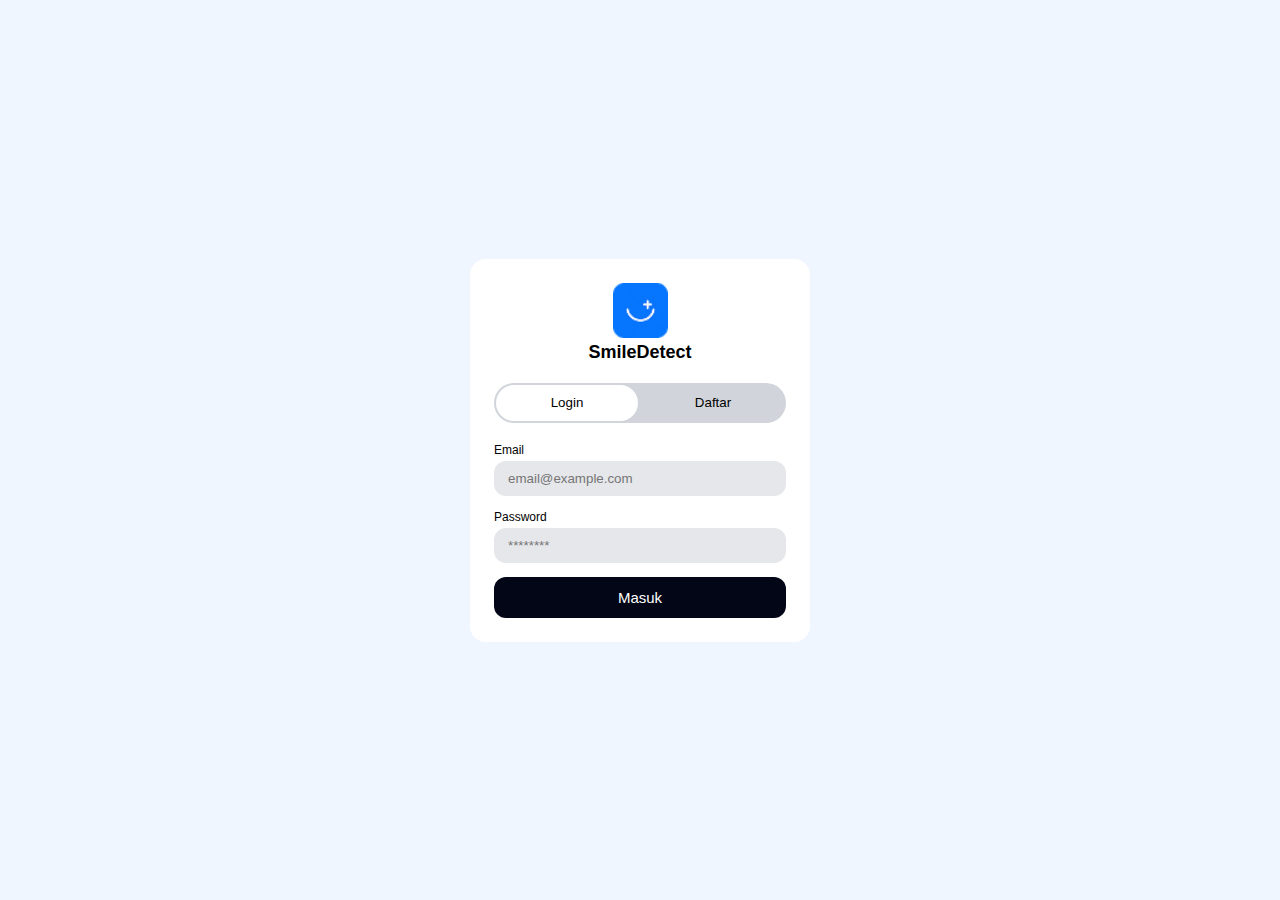
<file: index.html>
<!DOCTYPE html>
<html lang="id">
    <head>
        <meta charset="UTF-8" />
        <meta name="viewport" content="width=device-width, initial-scale=1.0" />
        <title>SmileDetect</title>
        <link rel="stylesheet" href="css/style.css" />
    </head>

    <body>
        <div class="card">
            <div class="logo-box">
                <img src="assets/icons/logo.png" alt="Logo" />
            </div>
            <h2>SmileDetect</h2>
            <div class="toggle">
                <div class="toggle-indicator"></div>
                <button id="loginTab" class="active">Login</button>
                <button id="registerTab">Daftar</button>
            </div>

            <form id="form">
                <div id="nameField" class="hidden">
                    <label>Nama</label>
                    <input type="text" placeholder="Nama Lengkap" />
                </div>

                <label>Email</label>
                <input type="email" placeholder="email@example.com" />

                <label>Password</label>
                <input type="password" placeholder="********" />

                <button class="submit" type="submit">Masuk</button>
            </form>
        </div>

        <script src="script/script.js"></script>
    </body>
</html>
</file>
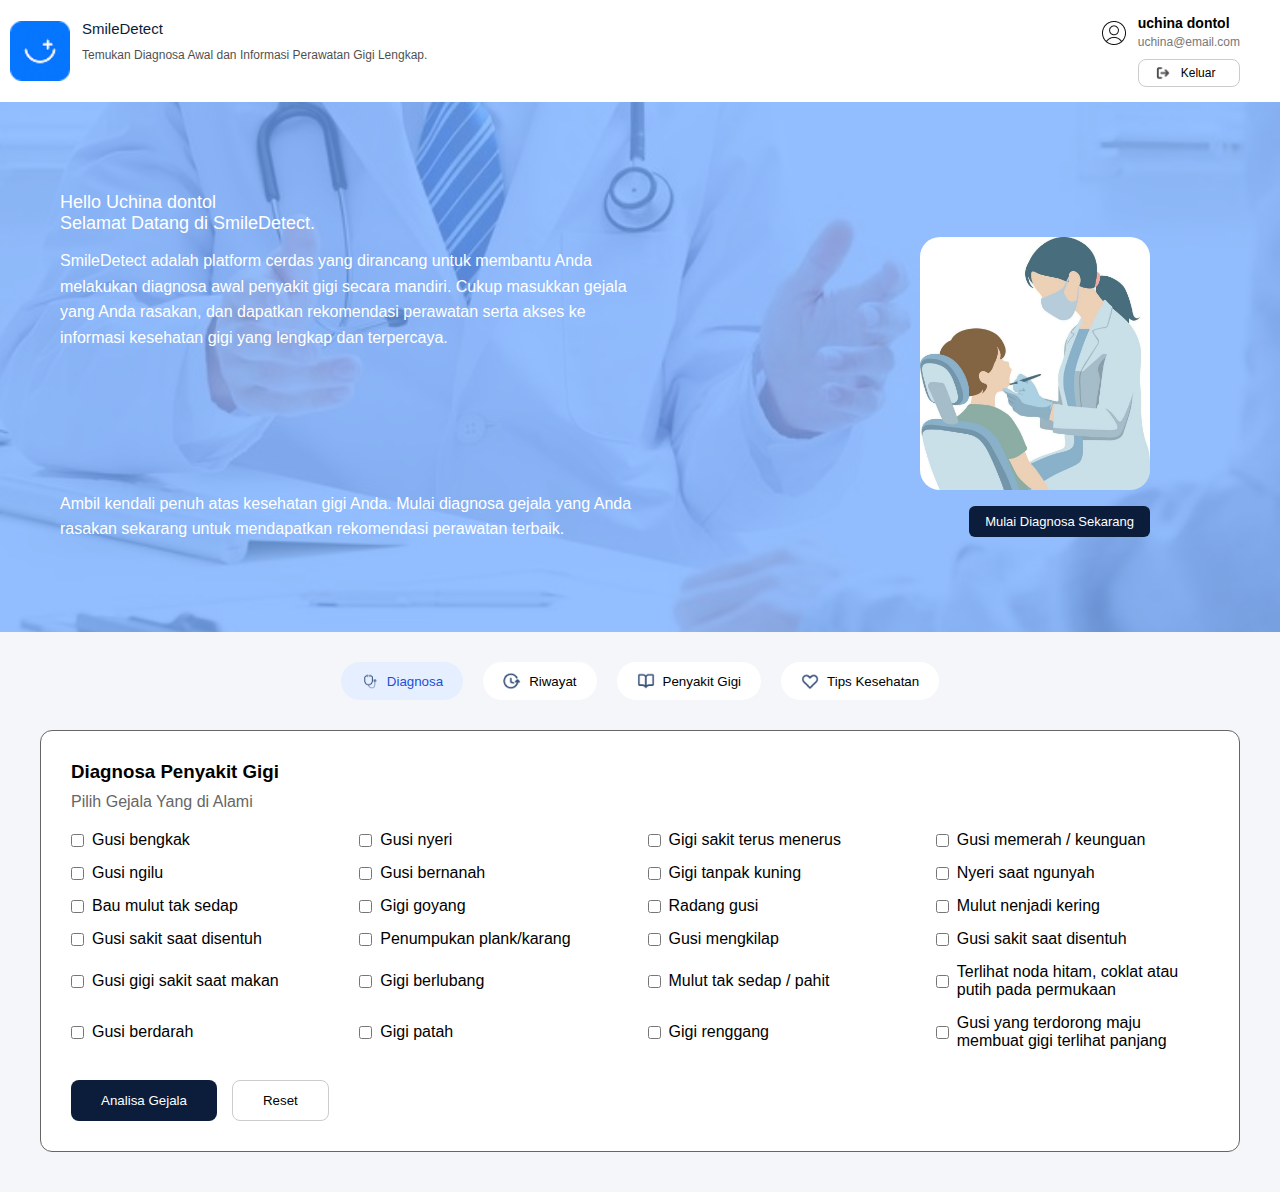
<file: diagnosa.html>
<!DOCTYPE html>
<html lang="id">
<head>
  <meta charset="UTF-8">
  <title>SmileDetect</title>
  <link rel="stylesheet" href="css/diagnosa.css">
</head>

<body>
<!-- HEADER -->
<header class="topbar">
  <div class="logo">
    <img src="assets/icons/logo.png">
    <div class="logo-text">
      <span class="title">SmileDetect</span>
      <span class="subtitle">
        Temukan Diagnosa Awal dan Informasi Perawatan Gigi Lengkap.
      </span>
    </div>
  </div>


  <div class="user">
    <img class="user-icon" src="assets/icons/user.png">

    <div class="user-info">
      <span class="username">uchina dontol</span>
      <span class="email">uchina@email.com</span>

      <button class="logout-btn">
        <img src="assets/icons/logout.png">
        Keluar
      </button>
    </div>
  </div>

</header>

<!-- HERO -->
<section class="hero-wrapper">
  <div class="hero-overlay">
    <div class="hero">
      <div class="hero-text">
        <p class="hero-title">Hello Uchina dontol</p>
        <p class="hero-subtitle">Selamat Datang di SmileDetect.</p>

        <p class="hero-desc">
          SmileDetect adalah platform cerdas yang dirancang untuk membantu Anda
          melakukan diagnosa awal penyakit gigi secara mandiri. Cukup masukkan
          gejala yang Anda rasakan, dan dapatkan rekomendasi perawatan serta akses
          ke informasi kesehatan gigi yang lengkap dan terpercaya.
        </p>

        <p class="hero-desc hero-desc--far">
          Ambil kendali penuh atas kesehatan gigi Anda. Mulai diagnosa gejala yang
          Anda rasakan sekarang untuk mendapatkan rekomendasi perawatan terbaik.
        </p>
      </div>

      <div class="hero-img">
        <img src="assets/img/ilustrasi.png">
        <button class="primary hero-btn">Mulai Diagnosa Sekarang</button>
      </div>
    </div>
  </div>
</section>

<!-- NAV -->
<nav class="menu">
  <button class="active"><img src="assets/icons/diagnosa.png"> Diagnosa</button>
  <button><img src="assets/icons/history.png"> Riwayat</button>
  <button><img src="assets/icons/disease.png"> Penyakit Gigi</button>
  <button><img src="assets/icons/tips.png"> Tips Kesehatan</button>
</nav>

<!-- CONTENT -->
<main class="card">
  <h3>Diagnosa Penyakit Gigi</h3>
  <p class="subtitle">Pilih Gejala Yang di Alami</p>

  <div class="symptoms">
    <!-- 24 CHECKBOX -->
    <label><input type="checkbox"> Gusi bengkak</label>
    <label><input type="checkbox"> Gusi nyeri</label>
    <label><input type="checkbox"> Gigi sakit terus menerus</label>
    <label><input type="checkbox"> Gusi memerah / keunguan</label>
    <label><input type="checkbox"> Gusi ngilu</label>
    <label><input type="checkbox"> Gusi bernanah</label>

    <label><input type="checkbox"> Gigi tanpak kuning</label>
    <label><input type="checkbox"> Nyeri saat ngunyah</label>
    <label><input type="checkbox"> Bau mulut tak sedap</label>
    <label><input type="checkbox"> Gigi goyang</label>
    <label><input type="checkbox"> Radang gusi</label>
    <label><input type="checkbox"> Mulut nenjadi kering</label>

    <label><input type="checkbox"> Gusi sakit saat disentuh</label>
    <label><input type="checkbox"> Penumpukan plank/karang</label>
    <label><input type="checkbox"> Gusi mengkilap</label>
    <label><input type="checkbox"> Gusi sakit saat disentuh</label>
    <label><input type="checkbox"> Gusi gigi sakit saat makan</label>
    <label><input type="checkbox"> Gigi berlubang</label>

    <label><input type="checkbox"> Mulut tak sedap / pahit</label>
    <label><input type="checkbox"> Terlihat noda hitam, coklat atau putih pada permukaan</label>
    <label><input type="checkbox"> Gusi berdarah</label>
    <label><input type="checkbox"> Gigi patah</label>
    <label><input type="checkbox"> Gigi renggang</label>
    <label><input type="checkbox"> Gusi yang terdorong maju membuat gigi terlihat panjang</label>
  </div>

  <div class="actions">
    <button class="primary" onclick="analyze()">Analisa Gejala</button>
    <button class="secondary" onclick="resetForm()">Reset</button>
  </div>
</main>

<script src="script/script.js"></script>
</body>
</html>
</file>
<file: css/style.css>
* {
  box-sizing: border-box;
  font-family: Arial, sans-serif;
}

body {
  margin: 0;
  height: 100vh;
  display: flex;
  justify-content: center;
  align-items: center;
  background: #eff6ff;
}

.card {
  width: 340px;
  background: #ffffff;
  border-radius: 16px;
  padding: 24px;
  text-align: center;
}

.logo-box img {
  width: 55px;
  height: px;
}

h2 {
  margin: 0 0 20px;
  font-size: 18px;
}

.toggle {
  position: relative;
  display: flex;
  background: #d1d5db;
  border-radius: 20px;
  margin-bottom: 20px;
  height: 40px;
  overflow: hidden;
}

.toggle-indicator {
  position: absolute;
  top: 2px;
  left: 2px;
  width: calc(50% - 4px);
  height: calc(100% - 4px);
  background: #ffffff;
  border-radius: 18px;
  transition: transform 0.3s ease;
}

.toggle button {
  flex: 1;
  border: none;
  background: transparent;
  cursor: pointer;
  font-weight: 500;
  z-index: 1;
}

.toggle.register .toggle-indicator {
  transform: translateX(100%);
}

label {
  display: block;
  text-align: left;
  font-size: 12px;
  margin-bottom: 4px;
  font-weight: 500;
}

input {
  width: 100%;
  padding: 10px 14px;
  border-radius: 12px;
  border: none;
  background: #e5e7eb;
  margin-bottom: 14px;
}

button.submit {
  width: 100%;
  padding: 12px;
  border-radius: 12px;
  border: none;
  background: #020617;
  color: #ffffff;
  font-size: 15px;
  cursor: pointer;
}

.hidden {
  display: none;
}
</file>
<file: css/diagnosa.css>
* {
  margin: 0;
  padding: 0;
  box-sizing: border-box;
  font-family: Arial, sans-serif;
}

body {
  background: #f4f6f9;
}

/* HEADER */
.topbar {
  display: flex;
  justify-content: space-between;
  padding: 15px 40px;
  background: #fff;
  align-items: center;
}

.logo {
  display: flex;
  align-items: center;
  gap: 12px;

  margin-left: -30px; /* geser sedikit ke kiri */
}

.logo img {
  width: 60px; /* BESARKAN logo */
  height: auto;
}

.logo-text {
  display: flex;
  flex-direction: column;
  line-height: 1.2;
}

.logo-text .title {
  font-size: 15px;
  font-weight: normal; /* TIDAK BOLD */
  color: #0b1d3a; /* biru tua */
}

.logo-text .subtitle {
  font-size: 12px;
  font-weight: normal;
  color: #000; /* hitam */
  opacity: 0.7; /* mirip email */
}

.user {
  display: flex;
  align-items: flex-start; /* icon sejajar ke atas (nama) */
  gap: 12px;
}

.user-icon {
  width: 36px;
  height: 36px;
  object-fit: contain;
}

.user-info {
  display: flex;
  flex-direction: column;
  gap: 4px;
}

.username {
  font-weight: bold;
  font-size: 14px;
}

.email {
  font-size: 12px;
  color: #777;
}

.logout-btn {
  margin-top: 6px;
  display: inline-flex;
  align-items: center;
  gap: 6px;

  padding: 6px 12px;
  font-size: 12px;

  background: #fff;
  border: 1px solid #ccc;
  border-radius: 8px;
  cursor: pointer;
}

.logout-btn img {
  width: 14px;
  height: 14px;
  object-fit: contain; /* PENTING: biar gak gepeng */
}

.user img {
  width: 24px;
  cursor: pointer;
}

/* HERO */
.hero {
  display: flex;
  justify-content: space-between;
  align-items: center;

  min-height: 450px;
  padding: 40px 60px;

  background-repeat: no-repeat;

  /* INI KUNCINYA */
  background-size: cover;
  background-position: 70% center; /* geser isi gambar ke kanan */
}

.hero-overlay {
  width: 100%;          /* dari 85% → 95% */
  min-height: 360px;

  margin: 0 auto;
  padding: 40px 60px;

  background: rgba(111, 168, 255, 0.75);
}

.hero-wrapper {
  width: 100%;
  background-image: url("../assets/img/dokter.png");
  background-size: cover;
  background-position: center;
}

.hero-img {
  display: flex;
  flex-direction: column;
  align-items: flex-end; /* KUNCI: sejajar kanan gambar */

  margin-right: 10px; /* tidak mentok kanan */
  margin-top: 40px;   /* turun ke bawah */
  
  gap: 16px;
}

.hero-img img {
  width: 230px;          /* dari 130 → 170 (proporsional) */
  max-width: 100%;
  border-radius: 20px;
}

.primary.hero-btn {
  padding: 8px 16px;     /* LEBIH KECIL */
  font-size: 13px;       /* teks lebih kecil */
  border-radius: 6px;    /* lebih ramping */
}

.hero-text {
  width: 55%;
  color: #ffffff;

  margin-left: -60px; /* geser ke kiri sedikit */
}

.hero-title {
  font-size: 18px;

}

.hero-subtitle {
  font-size: 18px;

  /* jarak kecil ke paragraf pertama */
  margin-bottom: 8px;
}

.hero-desc {
  margin-top: 12px;
  line-height: 1.6;
  color: #ffffff;
}

.hero-desc {
  margin-top: 14px;   /* jarak normal antar teks */
  line-height: 1.6;
  color: #ffffff;
}

.hero-desc--far {
  margin-top: 140px;   /* JARAK JAUH sesuai permintaan */
}

/* NAV */
.menu {
  display: flex;
  justify-content: center;
  gap: 20px;
  margin: 30px 0;
}

.menu button {
  display: flex;
  align-items: center;
  gap: 8px;
  padding: 10px 20px;
  border-radius: 30px;
  border: none;
  background: #fff;
  cursor: pointer;
}

.menu img {
  width: 18px;
}

.menu .active {
  background: #e6efff;
  color: #1a4fd8;
}

/* CARD */
.card {
  background: #fff;
  margin: 0 40px 40px;
  padding: 30px;
  border-radius: 12px;
  border: 1px solid #666;
}

.subtitle {
  margin: 10px 0 20px;
  color: #666;
}

/* CHECKBOX GRID */
.symptoms {
  display: grid;
  grid-template-columns: repeat(4, 1fr);
  gap: 15px;
}

.symptoms label {
  display: flex;
  gap: 8px;
  align-items: center;
}

/* BUTTONS */
.actions {
  margin-top: 30px;
  display: flex;
  gap: 15px;
}

.primary {
  background: #0b1d3a;
  color: #fff;
  padding: 12px 30px;
  border-radius: 8px;
  border: none;
  cursor: pointer;
}

.secondary {
  background: #fff;
  border: 1px solid #ccc;
  padding: 12px 30px;
  border-radius: 8px;
  cursor: pointer;
}
</file>
